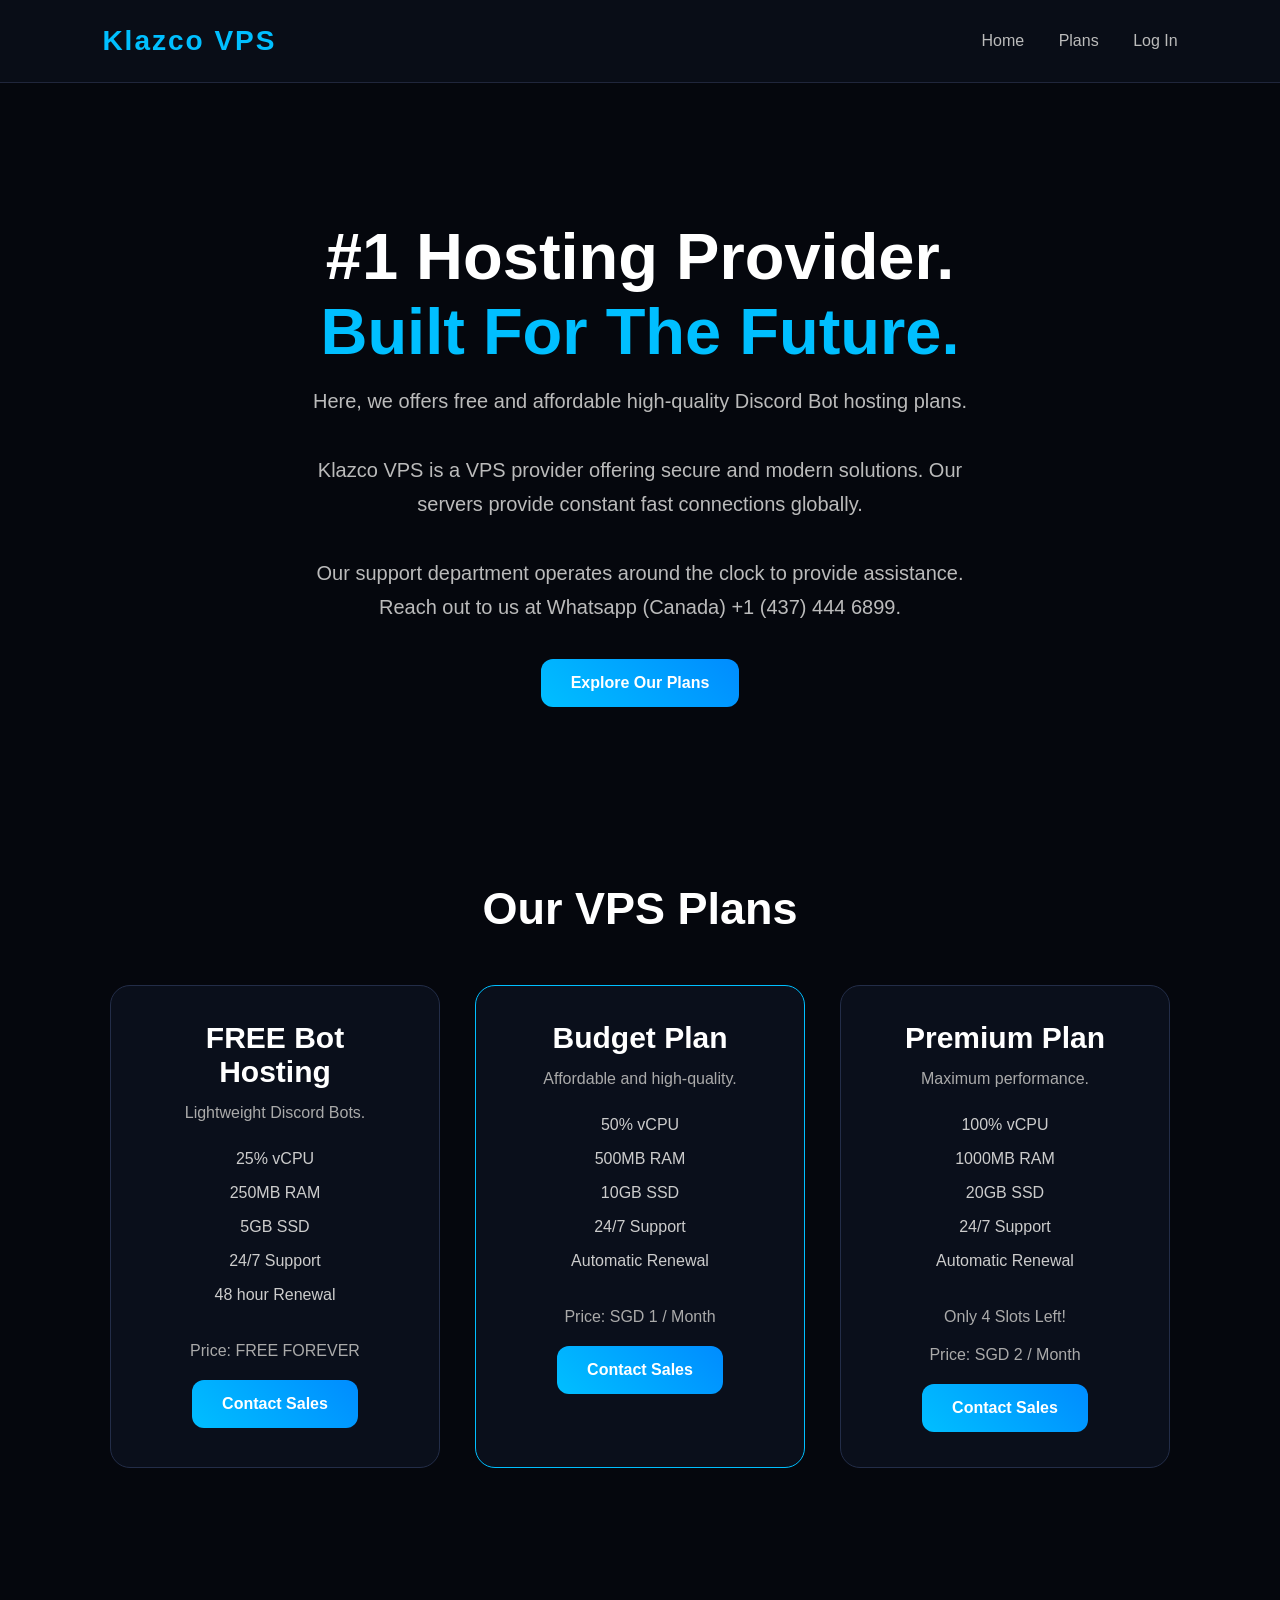
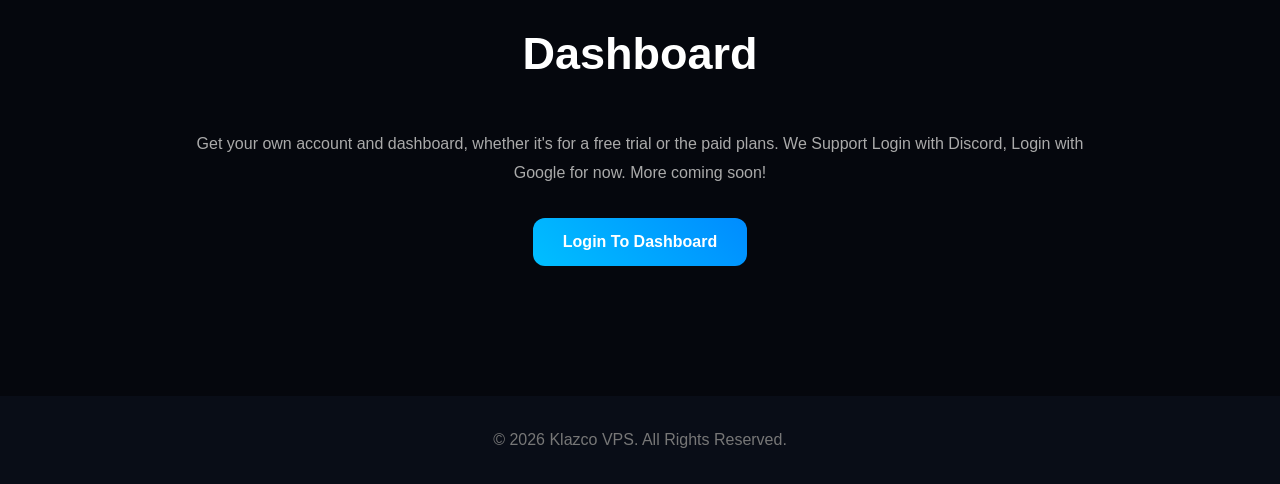
<file: index.html>
<!DOCTYPE html>
<html lang="en">

<head>

<meta charset="UTF-8">
<meta name="viewport" content="width=device-width, initial-scale=1.0">

<title>Klazco VPS</title>

<link rel="stylesheet" href="style.css">

</head>


<body>

<header>

<div class="logo">
Klazco VPS
</div>


<nav>

<a href="#home">Home</a>
<a href="#plans">Plans</a>
<a href="#login">Log In</a>

</nav>

</header>



<section class="hero" id="home">

<h1>

#1 Hosting Provider.

<span>Built For The Future.</span>

</h1>


<p>

Here, we offers free and affordable high-quality Discord Bot hosting plans.

</p>
<p>

Klazco VPS is a VPS provider offering secure and modern solutions.
Our servers provide constant fast connections globally. 
</p>

<p>
  
Our support department operates around the clock to provide assistance. 
Reach out to us at Whatsapp (Canada) +1 (437) 444 6899.


</p>
  
<a href="#plans" class="button">

Explore Our Plans

</a>


</section>



<section id="plans">

<h2>Our VPS Plans</h2>

<div class="cards">


<div class="card">

<h3>FREE Bot Hosting</h3>

<p>Lightweight Discord Bots.</p>

<ul>
<li>25% vCPU</li>
<li>250MB RAM</li>
<li>5GB SSD</li>
<li>24/7 Support</li>
<li>48 hour Renewal</li>
</ul>

<p>Price: FREE FOREVER</p>
  
<a href="sales.html" class="button">

Contact Sales

</a>

</div>




<div class="card featured">

<h3>Budget Plan</h3>

<p>Affordable and high-quality.</p>

<ul>
<li>50% vCPU</li>
<li>500MB RAM</li>
<li>10GB SSD</li>
<li>24/7 Support</li>
<li>Automatic Renewal</li>
</ul>
  
<p>Price: SGD 1 / Month</p>
  
<a href="sales.html" class="button">

Contact Sales

</a>

</div>




<div class="card">

<h3>Premium Plan</h3>
<p>Maximum performance.</p>

<ul>
<li>100% vCPU</li>
<li>1000MB RAM</li>
<li>20GB SSD</li>
<li>24/7 Support</li>
<li>Automatic Renewal</li>
</ul>

<p>Only 4 Slots Left!</p>  
<p>Price: SGD 2 / Month</p>
<a href="sales.html" class="button">

Contact Sales

</a>

</div>


</div>


</section>




<section id="login">

<h2>Dashboard</h2>
<p>Get your own account and dashboard, whether it's for a free trial or the paid plans. We Support Login with Discord, Login with Google for now. More coming soon!</p>

<a href="login/" class="button">
Login To Dashboard
</a>

</section>



<footer>

<p>

© 2026 Klazco VPS.
All Rights Reserved.

</p>

</footer>

  <!--Start of Tawk.to Script-->
<script type="text/javascript">
var Tawk_API=Tawk_API||{}, Tawk_LoadStart=new Date();
(function(){
var s1=document.createElement("script"),s0=document.getElementsByTagName("script")[0];
s1.async=true;
s1.src='https://embed.tawk.to/6a5b9bcdaa83a11d48ca47cb/1jtqth872';
s1.charset='UTF-8';
s1.setAttribute('crossorigin','*');
s0.parentNode.insertBefore(s1,s0);
})();
</script>
<!--End of Tawk.to Script-->

</body>

</html>
</file>
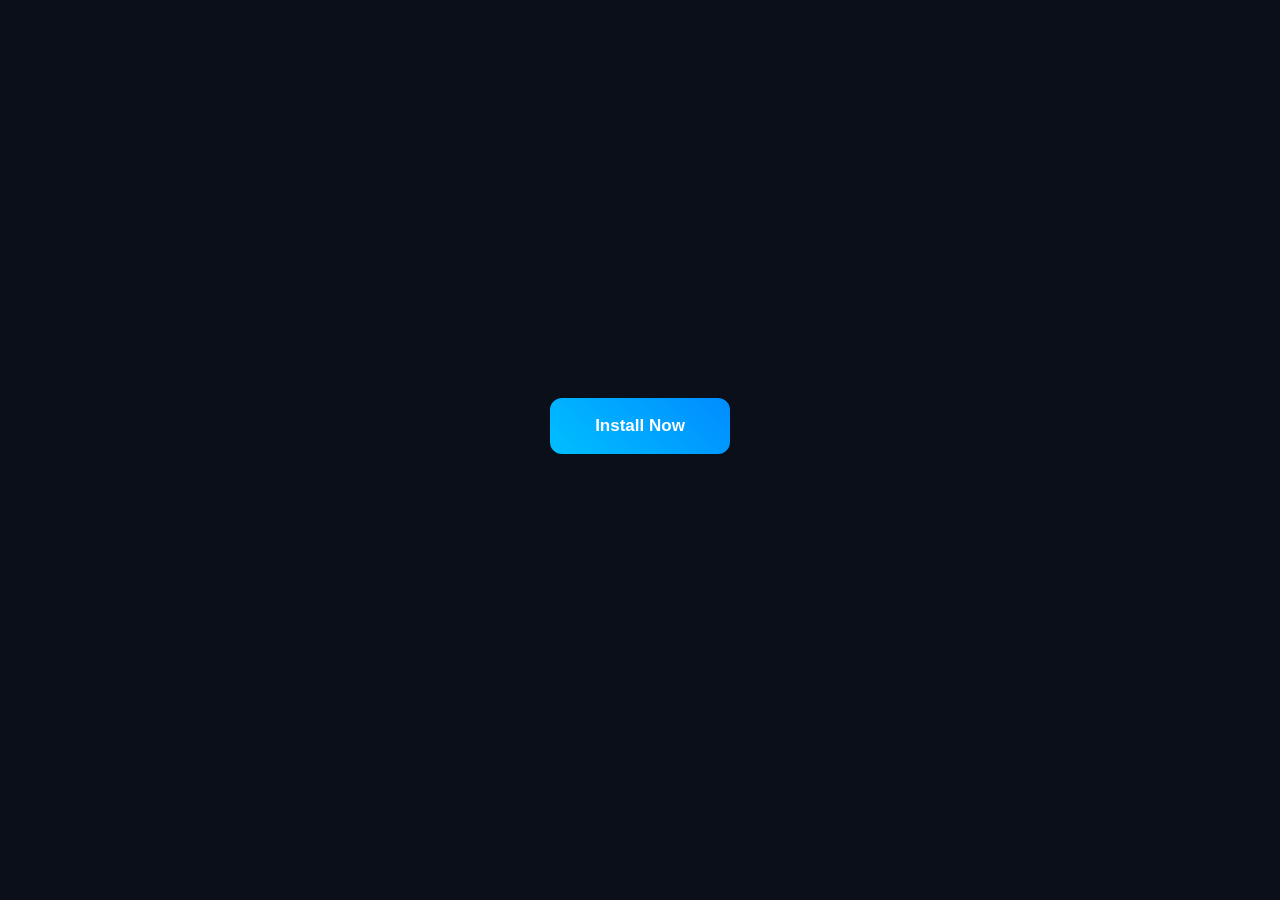
<file: install.html>
<!DOCTYPE html>
<html lang="en">
<head>
  <meta charset="UTF-8">
  <meta name="viewport" content="width=device-width, initial-scale=1.0">
  <title>Combined Premium Action Button</title>
  <style>
    /* Dark cyber background to make the blue/green neon glow pop */
    body {
      margin: 0;
      height: 100vh;
      display: flex;
      flex-direction: column;
      justify-content: center;
      align-items: center;
      background-color: #0b0f19;
      font-family: system-ui, -apple-system, sans-serif;
    }

    /* Core Button Styles - Blue Gradient & 12px Rounded Corners */
    .install-btn {
      position: relative;
      display: flex;
      align-items: center;
      justify-content: center;
      padding: 18px 45px; /* Upgraded padding for a strong premium feel */
      border: none;
      border-radius: 12px;
      background: linear-gradient(45deg, #00bfff, #008cff);
      color: white;
      font-weight: bold;
      font-size: 17px;
      cursor: pointer;
      overflow: hidden;
      outline: none;
      /* Combined premium bouncy feel and standard timing */
      transition: all 0.3s cubic-bezier(0.25, 0.8, 0.25, 1);
    }

    /* Hover State - Intense Blue Glow and Lift */
    .install-btn:hover:not(.is-loading):not(.is-success) {
      box-shadow: 0 0 25px #00bfff;
      transform: translateY(-3px);
    }

    /* Active State - Tactile click/depress feedback */
    .install-btn:active:not(.is-loading):not(.is-success) {
      transform: translateY(1px) scale(0.97);
    }

    /* Text State Visibilities */
    .btn-text, .success-text {
      transition: opacity 0.2s ease, transform 0.2s ease;
    }

    .success-text {
      position: absolute;
      opacity: 0;
      transform: translateY(10px);
    }

    /* Spinner Design */
    .spinner {
      position: absolute;
      width: 24px;
      height: 24px;
      opacity: 0;
      transition: opacity 0.2s ease;
      animation: rotate 1s linear infinite;
    }

    .spinner circle {
      stroke: #ffffff;
      stroke-linecap: round;
      animation: dash 1.5s ease-in-out infinite;
    }

    /* Loading State Overrides */
    .install-btn.is-loading {
      cursor: not-allowed;
      transform: none !important;
      box-shadow: 0 0 15px rgba(0, 191, 255, 0.4);
    }

    .install-btn.is-loading .btn-text {
      opacity: 0;
      transform: translateY(-10px);
    }

    .install-btn.is-loading .spinner {
      opacity: 1;
    }

    /* Success State Overrides - Transforms to a rich green gradient */
    .install-btn.is-success {
      background: linear-gradient(45deg, #00ff88, #00b862);
      cursor: default;
      transform: none !important;
      box-shadow: 0 0 25px #00ff88;
    }

    .install-btn.is-success .spinner {
      opacity: 0;
      transition: opacity 0.1s ease;
    }

    .install-btn.is-success .success-text {
      opacity: 1;
      transform: translateY(0);
    }

    /* Dynamic Message Banner Below Button */
    #message {
      margin-top: 25px;
      color: #00ff88;
      font-weight: bold;
      font-size: 16px;
      min-height: 24px; /* Prevents layout shifting when blank */
      transition: all 0.3s ease;
      font-family: monospace;
      letter-spacing: 1px;
    }

    /* Keyframe Spin Animations */
    @keyframes rotate {
      100% { transform: rotate(360deg); }
    }

    @keyframes dash {
      0% {
        stroke-dasharray: 1, 150;
        stroke-dashoffset: 0;
      }
      50% {
        stroke-dasharray: 90, 150;
        stroke-dashoffset: -35;
      }
      100% {
        stroke-dasharray: 90, 150;
        stroke-dashoffset: -124;
      }
    }
  </style>
</head>
<body>

  <!-- Combined Accessible Button -->
  <button class="install-btn" id="installBtn" aria-live="polite">
    <span class="btn-text">Install Now</span>
    <span class="success-text">Installed! ✓</span>
    <svg class="spinner" viewBox="0 0 50 50">
      <circle cx="25" cy="25" r="20" fill="none" stroke-width="5"></circle>
    </svg>
  </button>

  <!-- Combined Status Message Display -->
  <div id="message"></div>

  <script>
    const btn = document.getElementById('installBtn');
    const msg = document.getElementById('message');

    btn.addEventListener('click', () => {
      // Prevent multiple activations while executing
      if (btn.classList.contains('is-loading') || btn.classList.contains('is-success')) return;

      // 1. Loading Phase
      btn.classList.add('is-loading');
      msg.style.color = '#00bfff';
      msg.textContent = 'CONNECTING TO SERVER...';

      // 2. Simulated Process Completion (2.5 seconds)
      setTimeout(() => {
        btn.classList.remove('is-loading');
        btn.classList.add('is-success');
        msg.style.color = '#00ff88';
        msg.textContent = 'PROCESS COMPLETED SUCCESSFULLY!';

        // 3. Optional Auto Reset (4 seconds)
        setTimeout(() => {
          btn.classList.remove('is-success');
          msg.textContent = '';
        }, 4000);

      }, 2500);
    });
  </script>

</body>
</html>
</file>
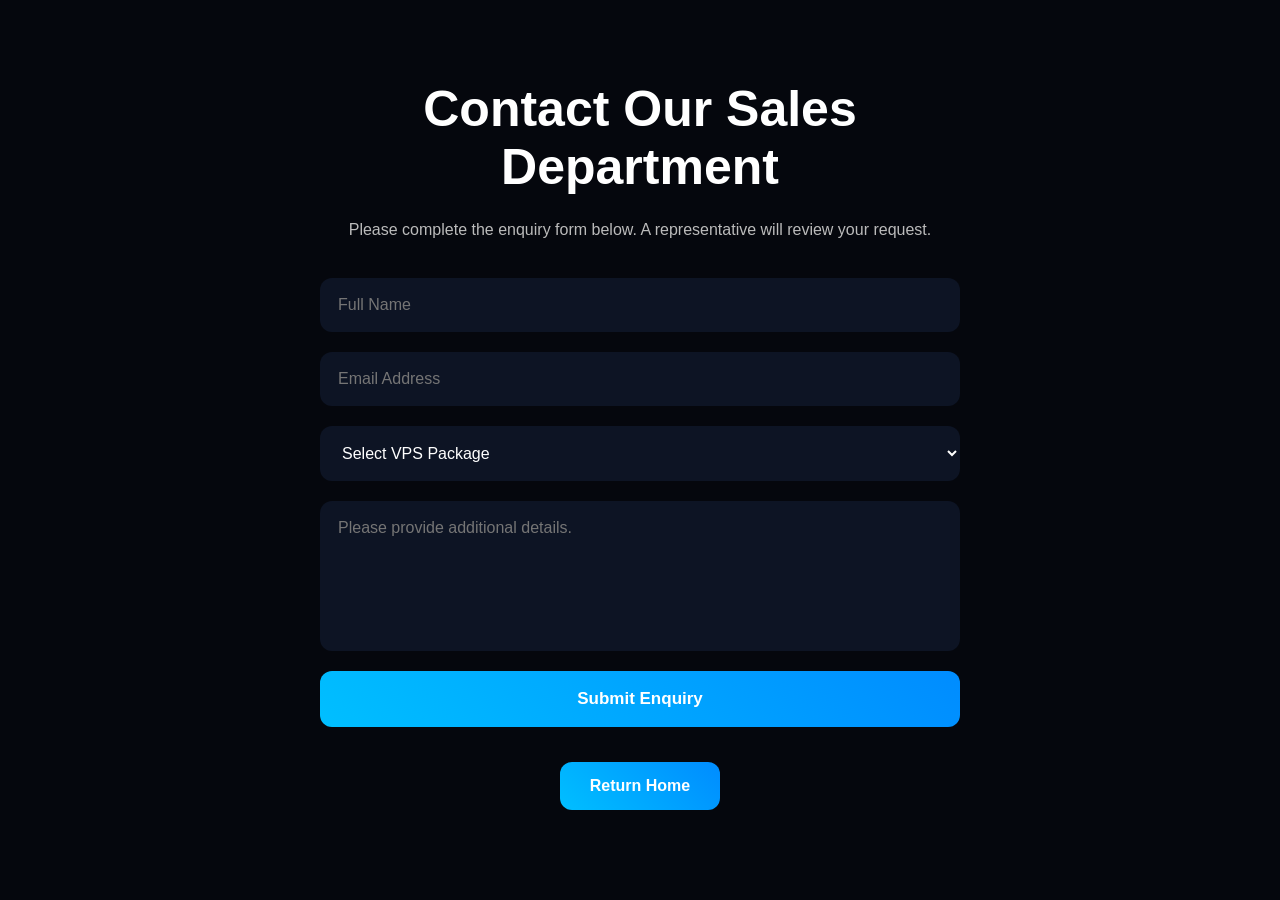
<file: sales.html>
<!DOCTYPE html>
<html lang="en">

<head>

<meta charset="UTF-8">
<meta name="viewport" content="width=device-width, initial-scale=1.0">

<title>Contact Sales</title>

<link rel="stylesheet" href="style.css">

</head>


<body>


<div class="sales-container">


<h1>

Contact Our Sales Department

</h1>


<p>

Please complete the enquiry form below.
A representative will review your request.

</p>


<form onsubmit="return fakeSubmit();">


<input type="text"
placeholder="Full Name"
required>


<input type="email"
placeholder="Email Address"
required>


<select required>

<option value="">Select VPS Package</option>

<option>Starter VPS</option>

<option>Professional VPS</option>

<option>Enterprise Cloud</option>

</select>


<textarea
placeholder="Please provide additional details."
required></textarea>


<button type="submit">

Submit Enquiry

</button>


</form>


<p id="message"></p>


<a href="index.html" class="button">

Return Home

</a>


</div>



<script>

function fakeSubmit(){

document.getElementById("message").innerHTML =

"Thank you for your enquiry. Our sales department will contact you within 1-3 business days. (This form does not collect or store any information.)";

return false;

}

</script>



</body>

</html>
</file>
<file: style.css>
*{
    margin:0;
    padding:0;
    box-sizing:border-box;
    font-family:Segoe UI, sans-serif;
}

body{
    background:#05070d;
    color:white;
}

header{
    display:flex;
    justify-content:space-between;
    align-items:center;
    padding:25px 8%;
    background:#090d17;
    border-bottom:1px solid #20263b;
}

.logo{
    font-size:28px;
    font-weight:bold;
    color:#00bfff;
    letter-spacing:2px;
}

nav a{
    margin-left:30px;
    text-decoration:none;
    color:#bbbbbb;
    transition:0.3s;
}

nav a:hover{
    color:white;
}

.hero{
    height:80vh;
    display:flex;
    flex-direction:column;
    justify-content:center;
    align-items:center;
    text-align:center;
    padding:20px;
    padding-top: 60px; /* Adjust this value (e.g., 80px, 100px) to add more space */
}

.hero h1{
    font-size:65px;
    margin-bottom:15px;
}

.hero span{
    display:block;
    color:#00bfff;
}

.hero p{
    color:#bbbbbb;
    font-size:20px;
    max-width:700px;
    line-height:1.7;
    margin-bottom:35px;
}

.button{
    display:inline-block;
    padding:15px 30px;
    background:linear-gradient(45deg, #00bfff, #008cff);
    border-radius:12px;
    text-decoration:none;
    color:white;
    font-weight:bold;
    transition:0.3s;
}

.button:hover{
    transform:translateY(-4px);
    box-shadow:0 0 20px #00bfff;
}

section{
    padding:80px 8%;
}

h2{
    text-align:center;
    font-size:45px;
    margin-bottom:50px;
}

.cards{
    display:flex;
    justify-content:center;
    gap:35px;
    flex-wrap:wrap;
}

.card{
    width:330px;
    padding:35px;
    border-radius:20px;
    background:#0a0f1b;
    border:1px solid #232d48;
    text-align:center;
    transition:0.3s;
}

.card:hover{
    transform:translateY(-10px);
    box-shadow:0 0 25px rgba(0,191,255,0.3);
}

.featured{
    border:1px solid #00bfff;
}

.card h3{
    font-size:30px;
    margin-bottom:15px;
}

.card p{
    color:#aaaaaa;
    margin-bottom:20px;
}

.card ul{
    list-style:none;
    margin-bottom:30px;
}

.card li{
    padding:8px;
    color:#cccccc;
}

/* FIXED: Changed #about to #login to center your text and dashboard button */
#login {
    text-align:center;
}

#login p {
    max-width:900px;
    margin:auto;
    line-height:1.8;
    color:#aaaaaa;
    margin-bottom:30px; /* Added spacing so the button isn't squished */
}

footer{
    padding:35px;
    text-align:center;
    background:#090d17;
    color:#777777;
    margin-top:50px;
}

/* SALES PAGE */

.sales-container{
    max-width:700px;
    margin:auto;
    padding:80px 30px;
    text-align:center;
}

.sales-container h1{
    font-size:50px;
    margin-bottom:20px;
}

.sales-container p{
    color:#bbbbbb;
    margin-bottom:35px;
    line-height:1.7;
}

form{
    display:flex;
    flex-direction:column;
    gap:20px;
}

input,
textarea,
select{
    padding:18px;
    border:none;
    border-radius:12px;
    background:#0d1424;
    color:white;
    outline:none;
    font-size:16px;
}

textarea{
    height:150px;
    resize:none;
}

button{
    padding:18px;
    border:none;
    border-radius:12px;
    background:linear-gradient(45deg, #00bfff, #008cff);
    color:white;
    font-weight:bold;
    font-size:17px;
    cursor:pointer;
    transition:0.3s;
}

button:hover{
    box-shadow:0 0 25px #00bfff;
    transform:translateY(-3px);
}

#message{
    margin-top:25px;
    color:#00ff88;
    font-weight:bold;
}
</file>
